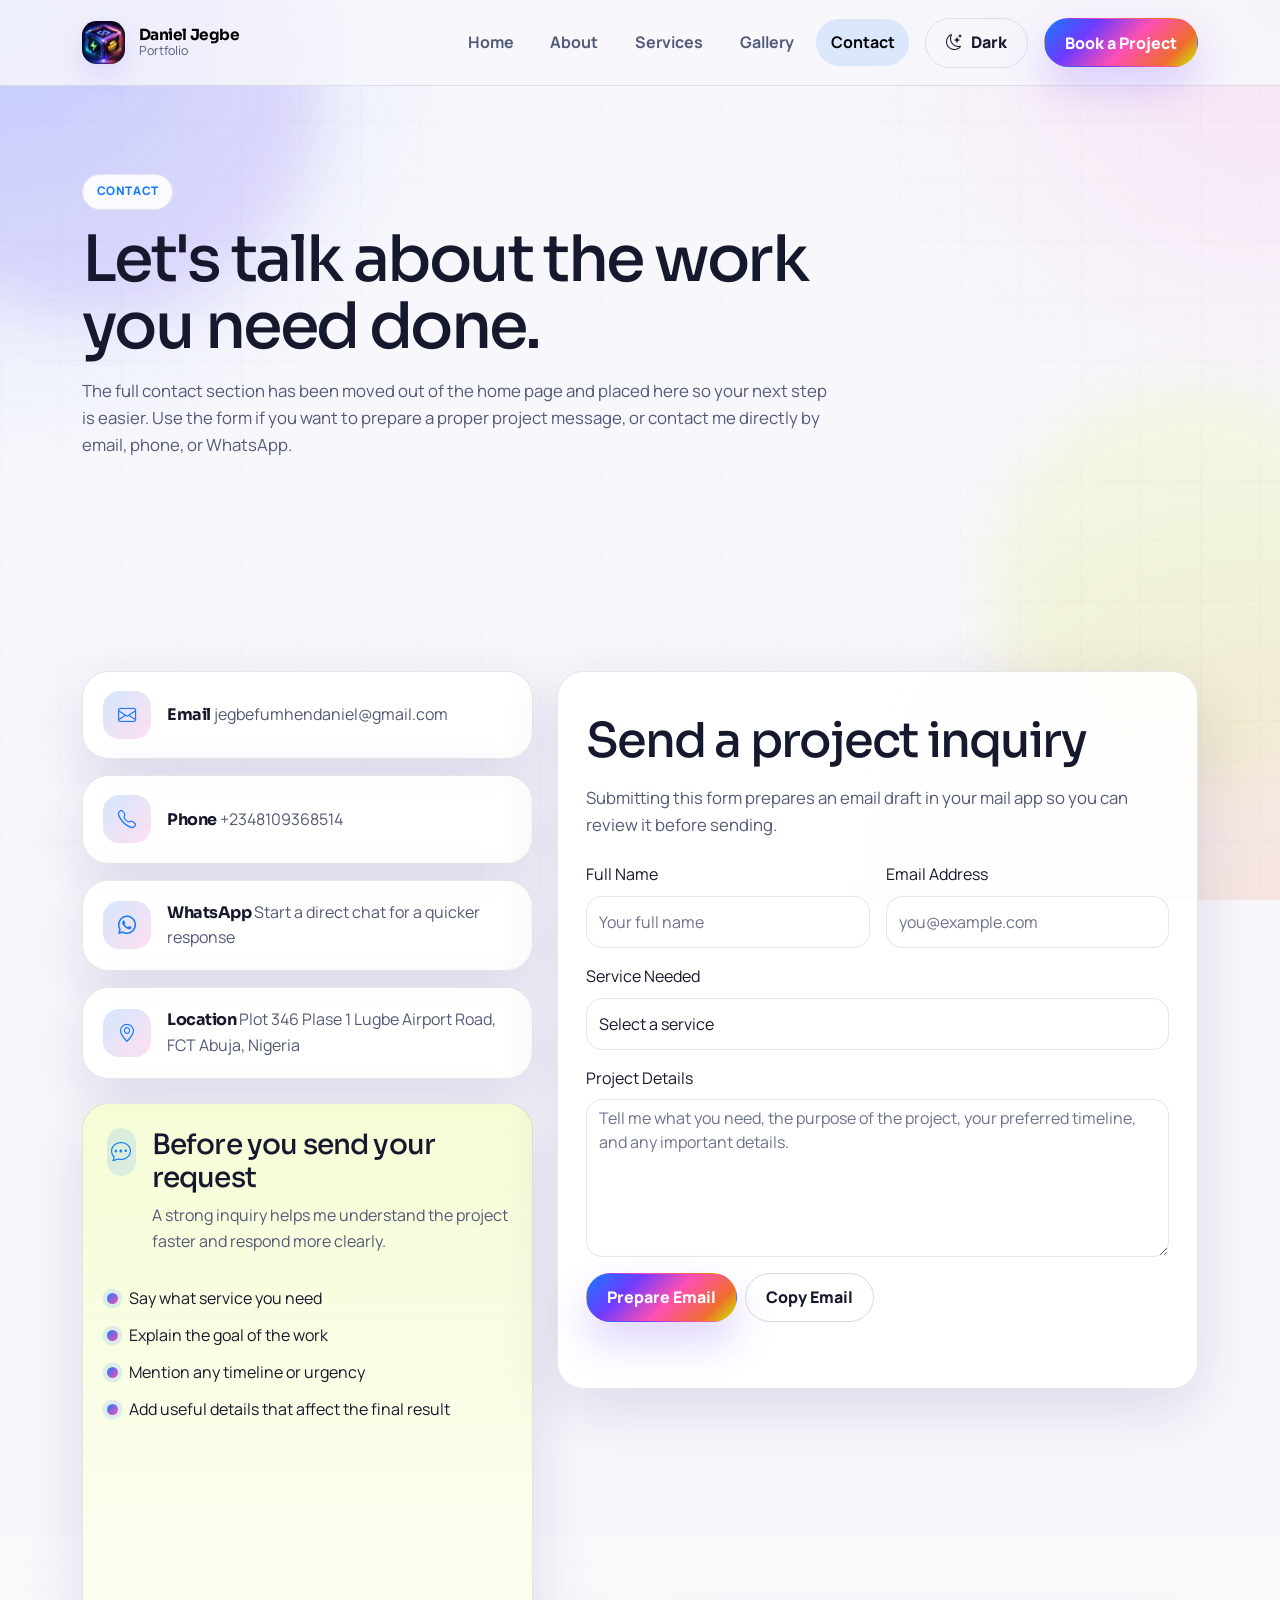
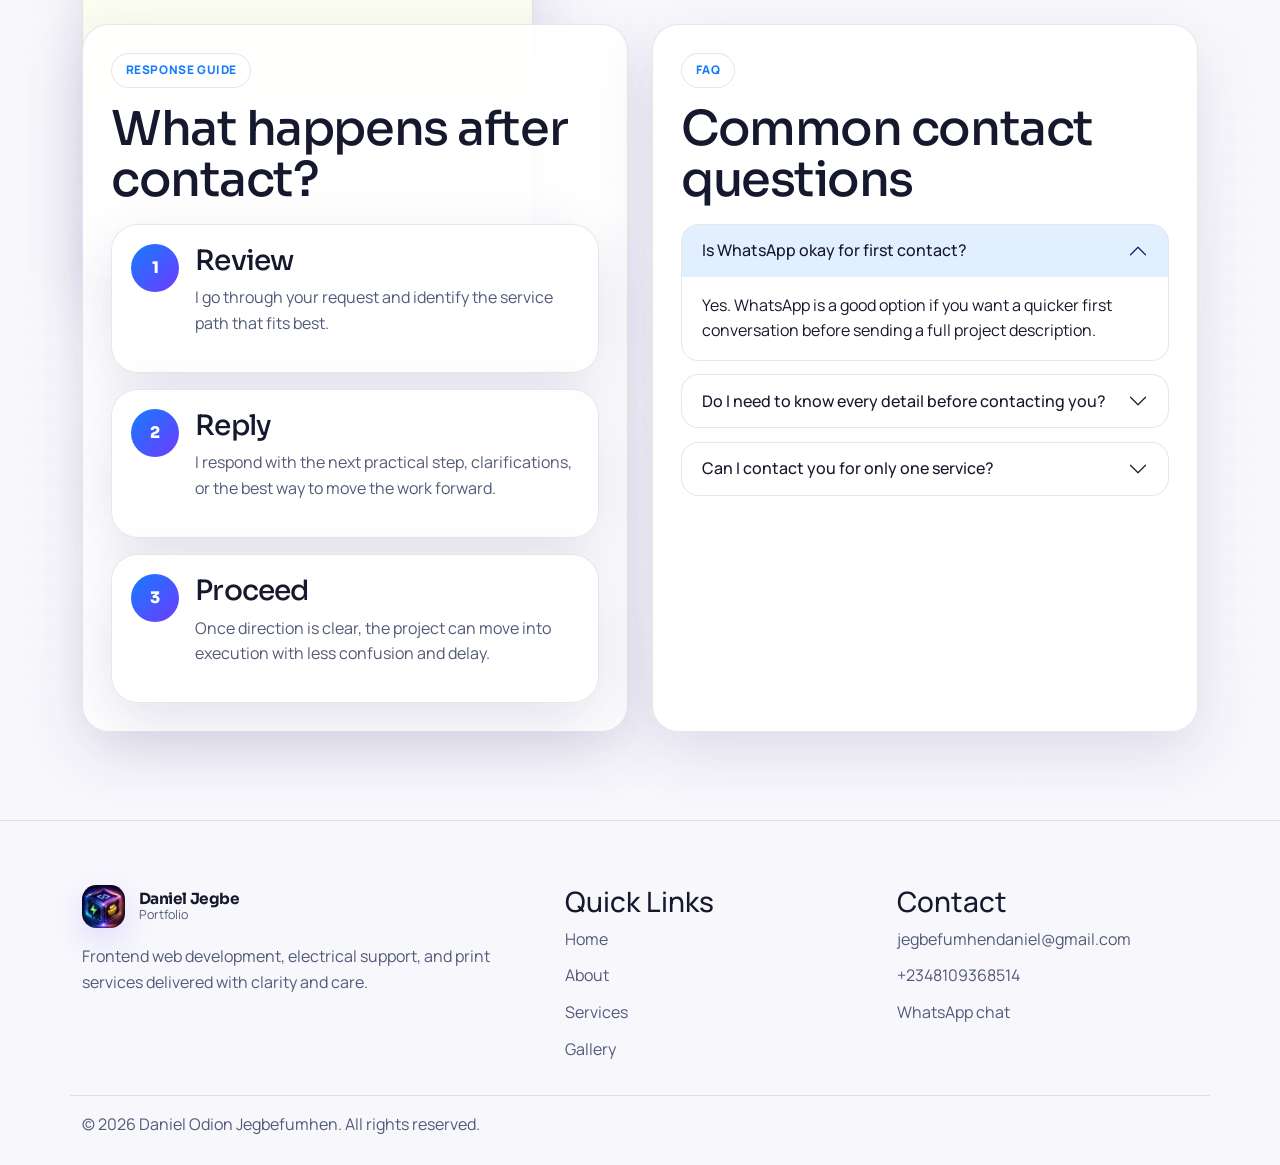
<file: contact.html>
<!doctype html>
<html lang="en">
<head>
  <meta charset="utf-8">
  <meta name="viewport" content="width=device-width, initial-scale=1">
  <title>Contact | Daniel Odion Jegbefumhen</title>
  <meta name="description" content="Contact Daniel Odion Jegbefumhen for web development, electrical services, and printing requests.">
  <link rel="icon" type="image/png" href="assets/img/Link Logo.png">
  <link rel="preconnect" href="https://fonts.googleapis.com">
  <link rel="preconnect" href="https://fonts.gstatic.com" crossorigin>
  <link href="https://fonts.googleapis.com/css2?family=Manrope:wght@400;500;600;700;800&family=Sora:wght@600;700;800&display=swap" rel="stylesheet">
  <link href="https://cdn.jsdelivr.net/npm/bootstrap@5.3.3/dist/css/bootstrap.min.css" rel="stylesheet">
  <link rel="stylesheet" href="https://cdn.jsdelivr.net/npm/bootstrap-icons@1.11.3/font/bootstrap-icons.min.css">
  <link rel="stylesheet" href="css/style.css">
</head>
<body>
  <div class="site-bg" aria-hidden="true">
    <span class="bg-blur blur-a"></span>
    <span class="bg-blur blur-b"></span>
    <span class="bg-grid"></span>
  </div>

  <nav class="navbar navbar-expand-lg site-nav sticky-top">
    <div class="container">
      <a class="navbar-brand brand-mark" href="index.html">
        <img src="assets/img/Link Logo.png" alt="Daniel Jegbe logo">
        <span>
          <strong>Daniel Jegbe</strong>
          <small>Portfolio</small>
        </span>
      </a>

      <button class="navbar-toggler nav-toggle" type="button" data-bs-toggle="collapse" data-bs-target="#siteNav" aria-controls="siteNav" aria-expanded="false" aria-label="Toggle navigation">
        <span class="navbar-toggler-icon"></span>
      </button>

      <div class="collapse navbar-collapse" id="siteNav">
        <ul class="navbar-nav ms-auto align-items-lg-center gap-lg-2">
          <li class="nav-item"><a class="nav-link" href="index.html">Home</a></li>
          <li class="nav-item"><a class="nav-link" href="about.html">About</a></li>
          <li class="nav-item"><a class="nav-link" href="services.html">Services</a></li>
          <li class="nav-item"><a class="nav-link" href="gallery.html">Gallery</a></li>
          <li class="nav-item"><a class="nav-link active" aria-current="page" href="contact.html">Contact</a></li>
          <li class="nav-item ms-lg-2">
            <button id="themeToggle" class="theme-toggle" type="button" aria-label="Toggle theme">
              <i class="bi bi-moon-stars"></i>
              <span>Theme</span>
            </button>
          </li>
          <li class="nav-item ms-lg-2">
            <a class="btn btn-brand" href="contact.html">Book a Project</a>
          </li>
        </ul>
      </div>
    </div>
  </nav>

  <main>
    <header class="inner-hero section-pad">
      <div class="container">
        <div class="section-heading narrow text-start" data-reveal>
          <span class="eyebrow">Contact</span>
          <h1 class="section-title large-title">Let&apos;s talk about the work you need done.</h1>
          <p class="section-copy">
            The full contact section has been moved out of the home page and placed here so your next step is easier.
            Use the form if you want to prepare a proper project message, or contact me directly by email, phone, or WhatsApp.
          </p>
        </div>
      </div>
    </header>

    <section class="section-pad">
      <div class="container">
        <div class="row g-4">
          <div class="col-lg-5">
            <div class="contact-stack">
              <a class="contact-card" href="mailto:jegbefumhendaniel@gmail.com" data-reveal>
                <i class="bi bi-envelope"></i>
                <div>
                  <strong>Email</strong>
                  <span>jegbefumhendaniel@gmail.com</span>
                </div>
              </a>

              <a class="contact-card" href="tel:+2348109368514" data-reveal>
                <i class="bi bi-telephone"></i>
                <div>
                  <strong>Phone</strong>
                  <span>+2348109368514</span>
                </div>
              </a>

              <a class="contact-card" href="#" data-whatsapp-link data-reveal>
                <i class="bi bi-whatsapp"></i>
                <div>
                  <strong>WhatsApp</strong>
                  <span>Start a direct chat for a quicker response</span>
                </div>
              </a>

              <a class="contact-card" href="https://www.google.com/maps/search/?api=1&query=Plot%20346%20Plase%201%20Lugbe%20Airport%20Road%20FCT%20Abuja%20Nigeria" target="_blank" rel="noreferrer" data-reveal>
                <i class="bi bi-geo-alt"></i>
                <div>
                  <strong>Location</strong>
                  <span>Plot 346 Plase 1 Lugbe Airport Road, FCT Abuja, Nigeria</span>
                </div>
              </a>
            </div>

            <div class="detail-card tone-electric mt-4" data-reveal>
              <div class="detail-header">
                <div class="service-icon"><i class="bi bi-chat-dots"></i></div>
                <div>
                  <h3>Before you send your request</h3>
                  <p>A strong inquiry helps me understand the project faster and respond more clearly.</p>
                </div>
              </div>
              <ul class="feature-list tight">
                <li>Say what service you need</li>
                <li>Explain the goal of the work</li>
                <li>Mention any timeline or urgency</li>
                <li>Add useful details that affect the final result</li>
              </ul>
            </div>
          </div>

          <div class="col-lg-7">
            <div class="form-panel" data-reveal>
              <h2 class="section-title form-title">Send a project inquiry</h2>
              <p class="section-copy mb-4">Submitting this form prepares an email draft in your mail app so you can review it before sending.</p>

              <form data-contact-form novalidate>
                <div class="row g-3">
                  <div class="col-md-6">
                    <label class="form-label" for="name">Full Name</label>
                    <input id="name" name="name" class="form-control field-control" type="text" placeholder="Your full name" required>
                  </div>
                  <div class="col-md-6">
                    <label class="form-label" for="email">Email Address</label>
                    <input id="email" name="email" class="form-control field-control" type="email" placeholder="you@example.com" required>
                  </div>
                  <div class="col-12">
                    <label class="form-label" for="service">Service Needed</label>
                    <select id="service" name="service" class="form-select field-control" required>
                      <option value="" selected disabled>Select a service</option>
                      <option value="Frontend Web Development">Frontend Web Development</option>
                      <option value="Electrical Services">Electrical Services</option>
                      <option value="General Printing">General Printing</option>
                    </select>
                  </div>
                  <div class="col-12">
                    <label class="form-label" for="message">Project Details</label>
                    <textarea id="message" name="message" class="form-control field-control" rows="6" placeholder="Tell me what you need, the purpose of the project, your preferred timeline, and any important details." required></textarea>
                  </div>
                  <div class="col-12 d-flex flex-wrap gap-2">
                    <button class="btn btn-brand" type="submit">Prepare Email</button>
                    <button class="btn btn-outline-brand" type="button" data-copy-email>Copy Email</button>
                  </div>
                  <div class="col-12">
                    <p class="form-note" data-form-note aria-live="polite"></p>
                  </div>
                </div>
              </form>
            </div>
          </div>
        </div>
      </div>
    </section>

    <section class="section-pad section-shell">
      <div class="container">
        <div class="row g-4">
          <div class="col-lg-6">
            <div class="faq-panel h-100" data-reveal>
              <span class="eyebrow">Response Guide</span>
              <h2 class="section-title">What happens after contact?</h2>
              <div class="timeline-steps compact">
                <article class="timeline-item">
                  <span>1</span>
                  <div>
                    <h3>Review</h3>
                    <p>I go through your request and identify the service path that fits best.</p>
                  </div>
                </article>
                <article class="timeline-item">
                  <span>2</span>
                  <div>
                    <h3>Reply</h3>
                    <p>I respond with the next practical step, clarifications, or the best way to move the work forward.</p>
                  </div>
                </article>
                <article class="timeline-item">
                  <span>3</span>
                  <div>
                    <h3>Proceed</h3>
                    <p>Once direction is clear, the project can move into execution with less confusion and delay.</p>
                  </div>
                </article>
              </div>
            </div>
          </div>

          <div class="col-lg-6">
            <div class="faq-panel h-100" data-reveal>
              <span class="eyebrow">FAQ</span>
              <h2 class="section-title">Common contact questions</h2>

              <div class="accordion standard-accordion" id="contactFaq">
                <div class="accordion-item">
                  <h3 class="accordion-header">
                    <button class="accordion-button" type="button" data-bs-toggle="collapse" data-bs-target="#contactFaqOne" aria-expanded="true" aria-controls="contactFaqOne">
                      Is WhatsApp okay for first contact?
                    </button>
                  </h3>
                  <div id="contactFaqOne" class="accordion-collapse collapse show" data-bs-parent="#contactFaq">
                    <div class="accordion-body">
                      Yes. WhatsApp is a good option if you want a quicker first conversation before sending a full project description.
                    </div>
                  </div>
                </div>

                <div class="accordion-item">
                  <h3 class="accordion-header">
                    <button class="accordion-button collapsed" type="button" data-bs-toggle="collapse" data-bs-target="#contactFaqTwo" aria-expanded="false" aria-controls="contactFaqTwo">
                      Do I need to know every detail before contacting you?
                    </button>
                  </h3>
                  <div id="contactFaqTwo" class="accordion-collapse collapse" data-bs-parent="#contactFaq">
                    <div class="accordion-body">
                      No. A clear idea of what you need is enough to start. The remaining details can be shaped during the conversation.
                    </div>
                  </div>
                </div>

                <div class="accordion-item">
                  <h3 class="accordion-header">
                    <button class="accordion-button collapsed" type="button" data-bs-toggle="collapse" data-bs-target="#contactFaqThree" aria-expanded="false" aria-controls="contactFaqThree">
                      Can I contact you for only one service?
                    </button>
                  </h3>
                  <div id="contactFaqThree" class="accordion-collapse collapse" data-bs-parent="#contactFaq">
                    <div class="accordion-body">
                      Yes. You can contact me for any one of the listed services without needing the others.
                    </div>
                  </div>
                </div>
              </div>
            </div>
          </div>
        </div>
      </div>
    </section>
  </main>

  <footer class="site-footer">
    <div class="container footer-grid">
      <div>
        <a class="brand-mark footer-brand" href="index.html">
          <img src="assets/img/Link Logo.png" alt="Daniel Jegbe logo">
          <span>
            <strong>Daniel Jegbe</strong>
            <small>Portfolio</small>
          </span>
        </a>
        <p class="footer-copy">Frontend web development, electrical support, and print services delivered with clarity and care.</p>
      </div>

      <div>
        <h3>Quick Links</h3>
        <ul class="footer-links">
          <li><a href="index.html">Home</a></li>
          <li><a href="about.html">About</a></li>
          <li><a href="services.html">Services</a></li>
          <li><a href="gallery.html">Gallery</a></li>
        </ul>
      </div>

      <div>
        <h3>Contact</h3>
        <ul class="footer-links">
          <li><a href="mailto:jegbefumhendaniel@gmail.com">jegbefumhendaniel@gmail.com</a></li>
          <li><a href="tel:+2348109368514">+2348109368514</a></li>
          <li><a href="#" data-whatsapp-link>WhatsApp chat</a></li>
        </ul>
      </div>
    </div>

    <div class="container footer-bottom">
      <p>&copy; <span data-year></span> Daniel Odion Jegbefumhen. All rights reserved.</p>
    </div>
  </footer>

  <script src="https://cdn.jsdelivr.net/npm/bootstrap@5.3.3/dist/js/bootstrap.bundle.min.js"></script>
  <script src="js/script.js"></script>
</body>
</html>
</file>
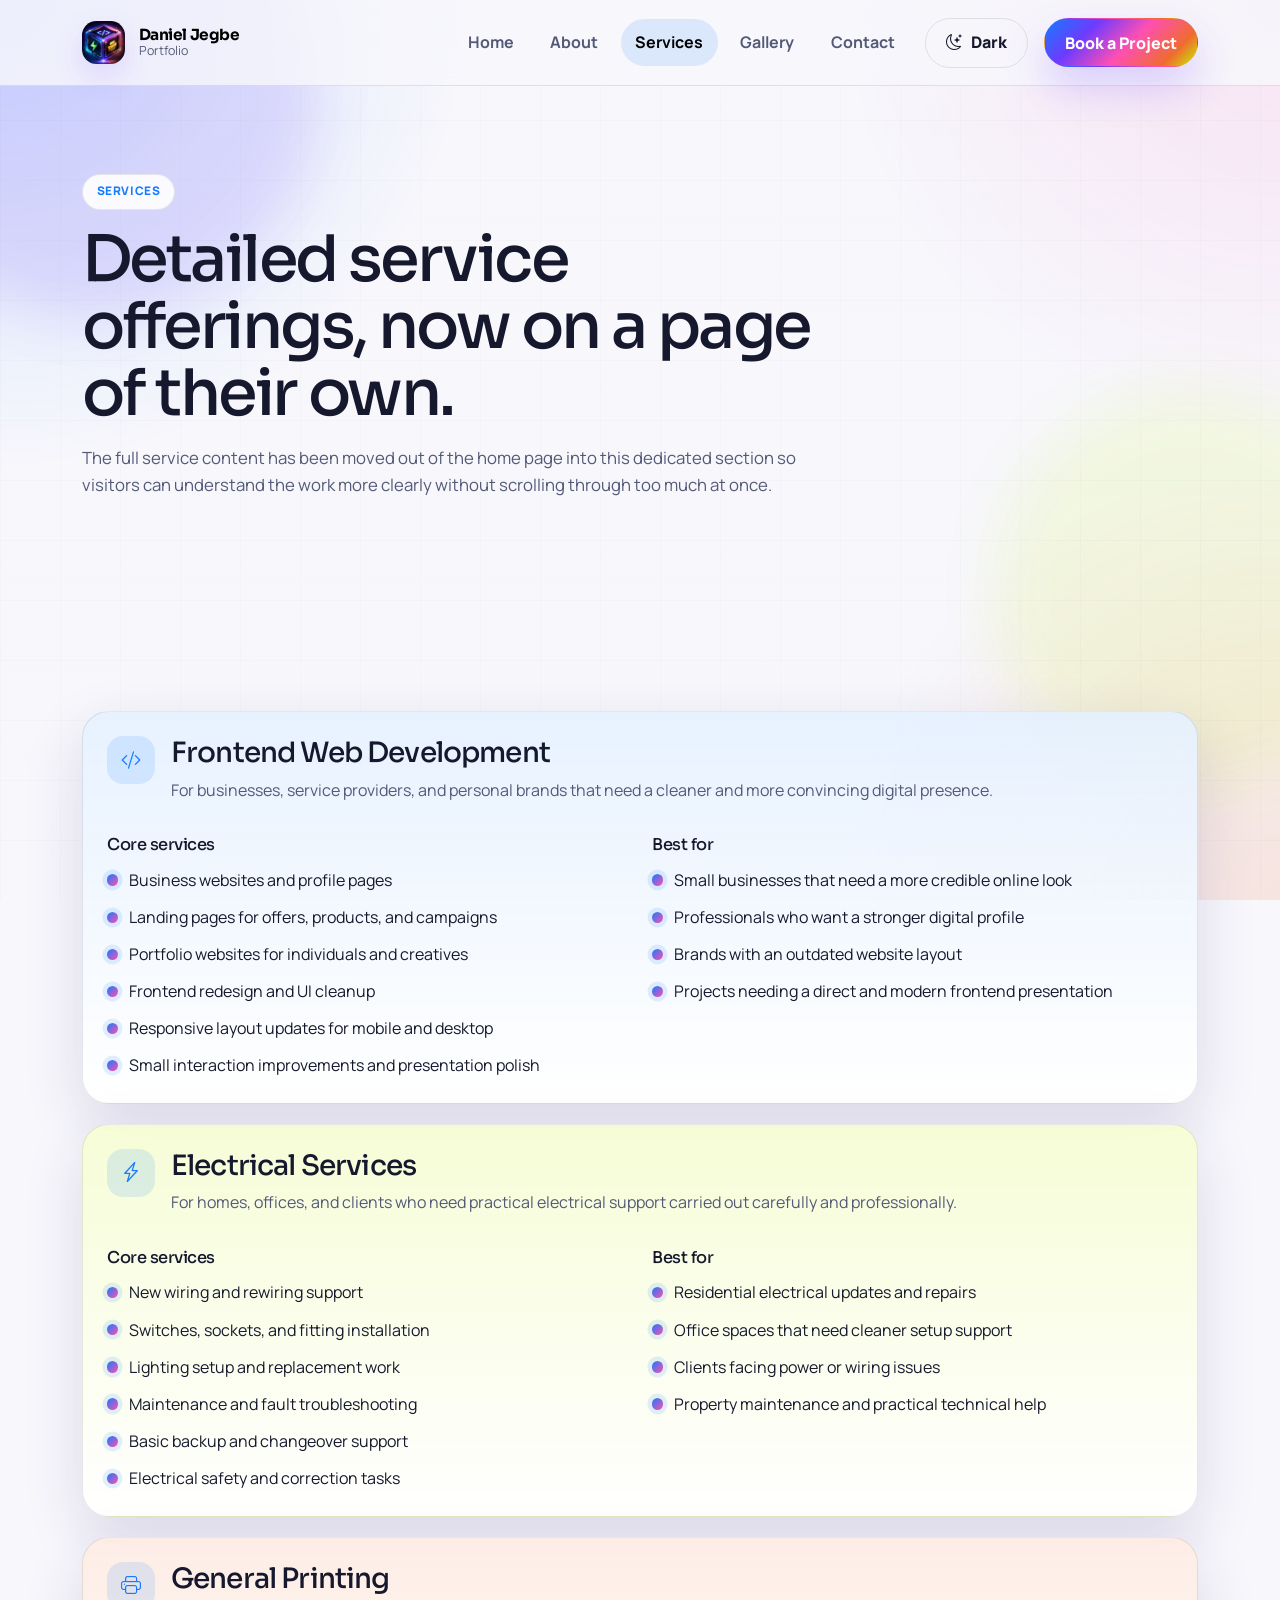
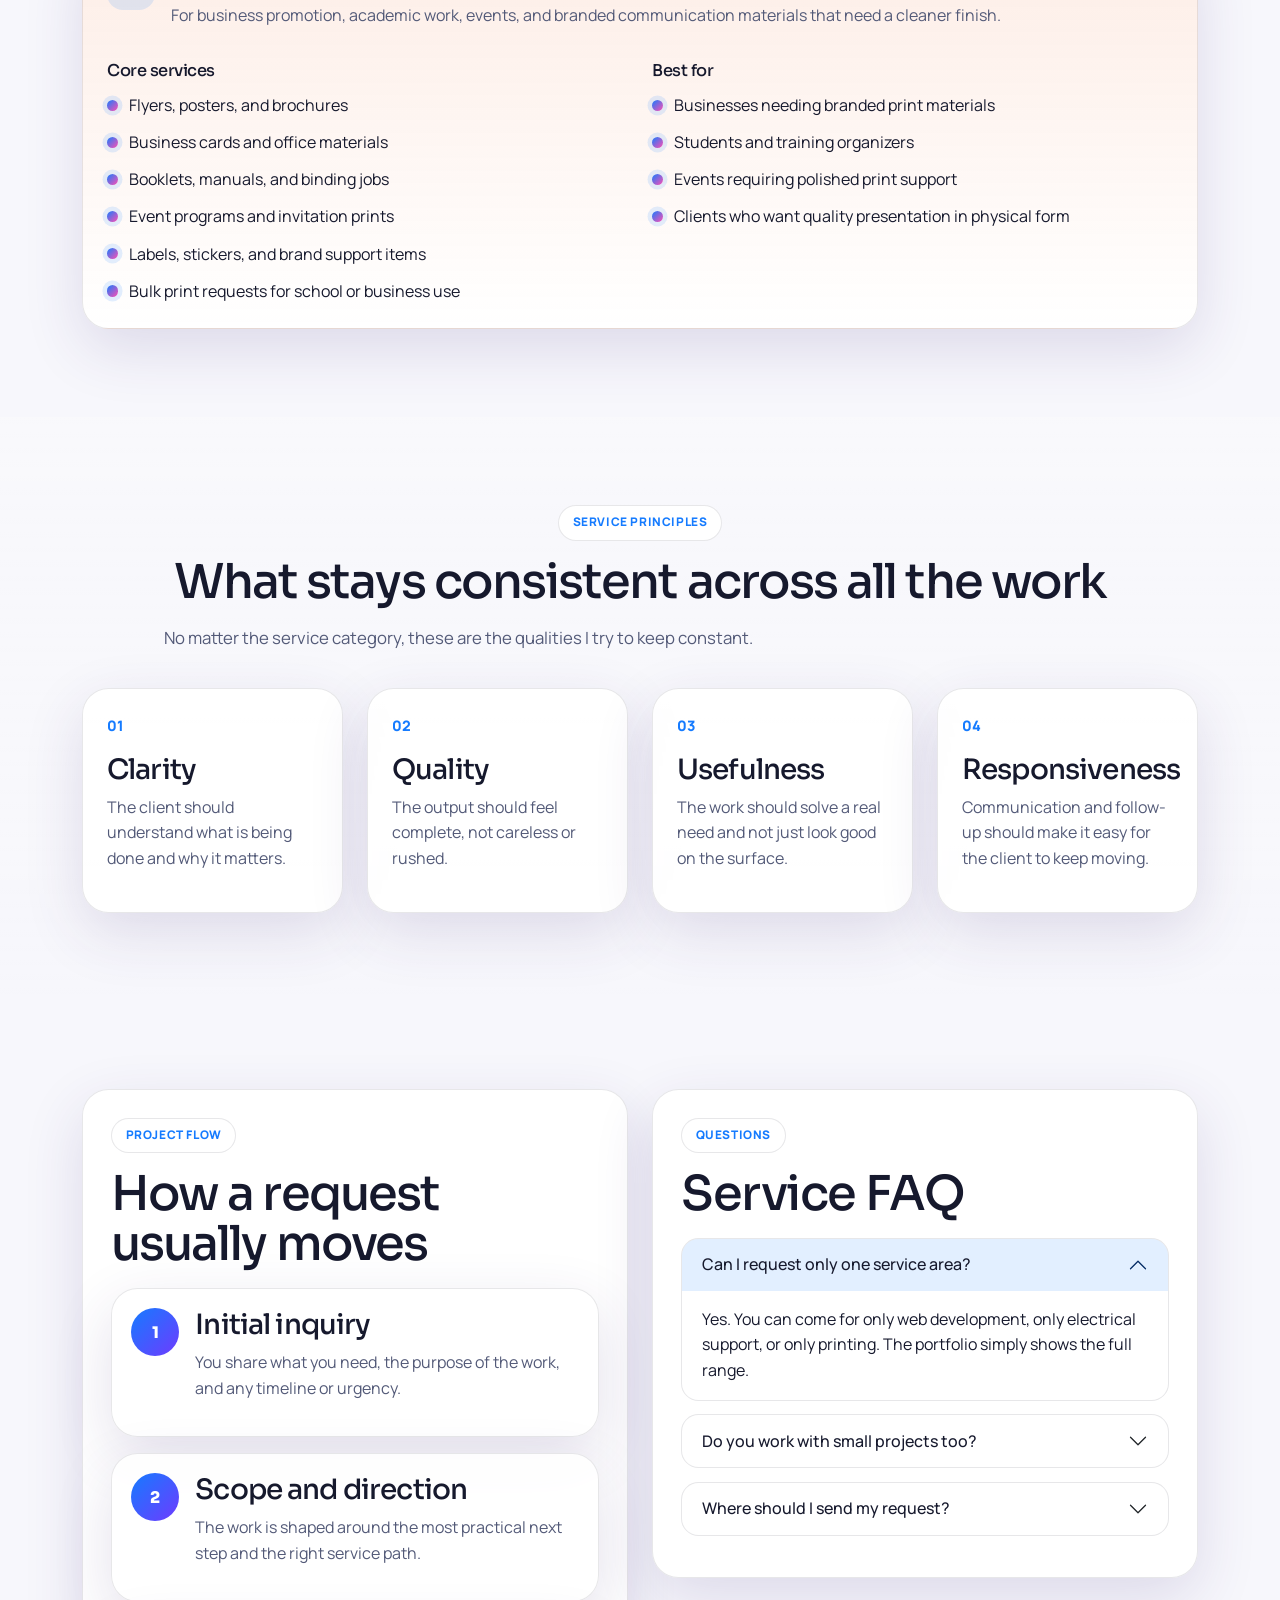
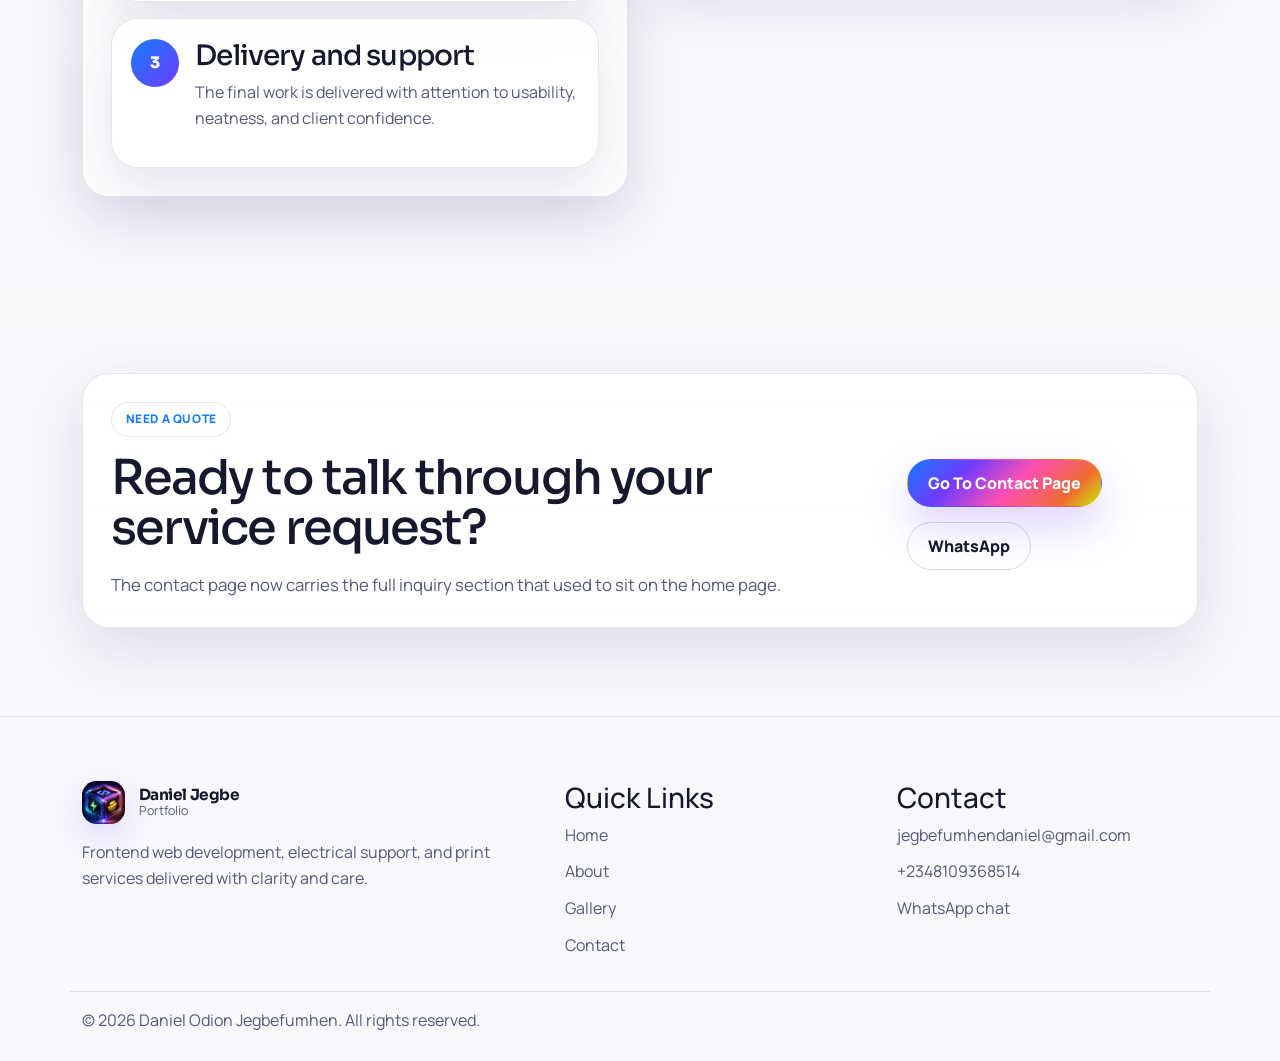
<file: services.html>
<!doctype html>
<html lang="en">
<head>
  <meta charset="utf-8">
  <meta name="viewport" content="width=device-width, initial-scale=1">
  <title>Services | Daniel Odion Jegbefumhen</title>
  <meta name="description" content="Full service breakdown for Daniel Odion Jegbefumhen across frontend web development, electrical services, and printing.">
  <link rel="icon" type="image/png" href="assets/img/Link Logo.png">
  <link rel="preconnect" href="https://fonts.googleapis.com">
  <link rel="preconnect" href="https://fonts.gstatic.com" crossorigin>
  <link href="https://fonts.googleapis.com/css2?family=Manrope:wght@400;500;600;700;800&family=Sora:wght@600;700;800&display=swap" rel="stylesheet">
  <link href="https://cdn.jsdelivr.net/npm/bootstrap@5.3.3/dist/css/bootstrap.min.css" rel="stylesheet">
  <link rel="stylesheet" href="https://cdn.jsdelivr.net/npm/bootstrap-icons@1.11.3/font/bootstrap-icons.min.css">
  <link rel="stylesheet" href="css/style.css">
</head>
<body>
  <div class="site-bg" aria-hidden="true">
    <span class="bg-blur blur-a"></span>
    <span class="bg-blur blur-b"></span>
    <span class="bg-grid"></span>
  </div>

  <nav class="navbar navbar-expand-lg site-nav sticky-top">
    <div class="container">
      <a class="navbar-brand brand-mark" href="index.html">
        <img src="assets/img/Link Logo.png" alt="Daniel Jegbe logo">
        <span>
          <strong>Daniel Jegbe</strong>
          <small>Portfolio</small>
        </span>
      </a>

      <button class="navbar-toggler nav-toggle" type="button" data-bs-toggle="collapse" data-bs-target="#siteNav" aria-controls="siteNav" aria-expanded="false" aria-label="Toggle navigation">
        <span class="navbar-toggler-icon"></span>
      </button>

      <div class="collapse navbar-collapse" id="siteNav">
        <ul class="navbar-nav ms-auto align-items-lg-center gap-lg-2">
          <li class="nav-item"><a class="nav-link" href="index.html">Home</a></li>
          <li class="nav-item"><a class="nav-link" href="about.html">About</a></li>
          <li class="nav-item"><a class="nav-link active" aria-current="page" href="services.html">Services</a></li>
          <li class="nav-item"><a class="nav-link" href="gallery.html">Gallery</a></li>
          <li class="nav-item"><a class="nav-link" href="contact.html">Contact</a></li>
          <li class="nav-item ms-lg-2">
            <button id="themeToggle" class="theme-toggle" type="button" aria-label="Toggle theme">
              <i class="bi bi-moon-stars"></i>
              <span>Theme</span>
            </button>
          </li>
          <li class="nav-item ms-lg-2">
            <a class="btn btn-brand" href="contact.html">Book a Project</a>
          </li>
        </ul>
      </div>
    </div>
  </nav>

  <main>
    <header class="inner-hero section-pad">
      <div class="container">
        <div class="section-heading narrow text-start" data-reveal>
          <span class="eyebrow">Services</span>
          <h1 class="section-title large-title">Detailed service offerings, now on a page of their own.</h1>
          <p class="section-copy">
            The full service content has been moved out of the home page into this dedicated section so visitors can understand the work more clearly
            without scrolling through too much at once.
          </p>
        </div>
      </div>
    </header>

    <section class="section-pad">
      <div class="container">
        <div class="service-detail-grid">
          <article class="detail-card tone-web" data-reveal>
            <div class="detail-header">
              <div class="service-icon"><i class="bi bi-code-slash"></i></div>
              <div>
                <h3>Frontend Web Development</h3>
                <p>For businesses, service providers, and personal brands that need a cleaner and more convincing digital presence.</p>
              </div>
            </div>
            <div class="row g-4">
              <div class="col-lg-6">
                <h4 class="subheading">Core services</h4>
                <ul class="feature-list tight">
                  <li>Business websites and profile pages</li>
                  <li>Landing pages for offers, products, and campaigns</li>
                  <li>Portfolio websites for individuals and creatives</li>
                  <li>Frontend redesign and UI cleanup</li>
                  <li>Responsive layout updates for mobile and desktop</li>
                  <li>Small interaction improvements and presentation polish</li>
                </ul>
              </div>
              <div class="col-lg-6">
                <h4 class="subheading">Best for</h4>
                <ul class="feature-list tight">
                  <li>Small businesses that need a more credible online look</li>
                  <li>Professionals who want a stronger digital profile</li>
                  <li>Brands with an outdated website layout</li>
                  <li>Projects needing a direct and modern frontend presentation</li>
                </ul>
              </div>
            </div>
          </article>

          <article class="detail-card tone-electric" data-reveal>
            <div class="detail-header">
              <div class="service-icon"><i class="bi bi-lightning-charge"></i></div>
              <div>
                <h3>Electrical Services</h3>
                <p>For homes, offices, and clients who need practical electrical support carried out carefully and professionally.</p>
              </div>
            </div>
            <div class="row g-4">
              <div class="col-lg-6">
                <h4 class="subheading">Core services</h4>
                <ul class="feature-list tight">
                  <li>New wiring and rewiring support</li>
                  <li>Switches, sockets, and fitting installation</li>
                  <li>Lighting setup and replacement work</li>
                  <li>Maintenance and fault troubleshooting</li>
                  <li>Basic backup and changeover support</li>
                  <li>Electrical safety and correction tasks</li>
                </ul>
              </div>
              <div class="col-lg-6">
                <h4 class="subheading">Best for</h4>
                <ul class="feature-list tight">
                  <li>Residential electrical updates and repairs</li>
                  <li>Office spaces that need cleaner setup support</li>
                  <li>Clients facing power or wiring issues</li>
                  <li>Property maintenance and practical technical help</li>
                </ul>
              </div>
            </div>
          </article>

          <article class="detail-card tone-print" data-reveal>
            <div class="detail-header">
              <div class="service-icon"><i class="bi bi-printer"></i></div>
              <div>
                <h3>General Printing</h3>
                <p>For business promotion, academic work, events, and branded communication materials that need a cleaner finish.</p>
              </div>
            </div>
            <div class="row g-4">
              <div class="col-lg-6">
                <h4 class="subheading">Core services</h4>
                <ul class="feature-list tight">
                  <li>Flyers, posters, and brochures</li>
                  <li>Business cards and office materials</li>
                  <li>Booklets, manuals, and binding jobs</li>
                  <li>Event programs and invitation prints</li>
                  <li>Labels, stickers, and brand support items</li>
                  <li>Bulk print requests for school or business use</li>
                </ul>
              </div>
              <div class="col-lg-6">
                <h4 class="subheading">Best for</h4>
                <ul class="feature-list tight">
                  <li>Businesses needing branded print materials</li>
                  <li>Students and training organizers</li>
                  <li>Events requiring polished print support</li>
                  <li>Clients who want quality presentation in physical form</li>
                </ul>
              </div>
            </div>
          </article>
        </div>
      </div>
    </section>

    <section class="section-pad section-shell">
      <div class="container">
        <div class="section-heading" data-reveal>
          <span class="eyebrow">Service Principles</span>
          <h2 class="section-title">What stays consistent across all the work</h2>
          <p class="section-copy">No matter the service category, these are the qualities I try to keep constant.</p>
        </div>

        <div class="row g-4">
          <div class="col-md-6 col-xl-3">
            <article class="value-card" data-reveal>
              <span class="value-number">01</span>
              <h3>Clarity</h3>
              <p>The client should understand what is being done and why it matters.</p>
            </article>
          </div>
          <div class="col-md-6 col-xl-3">
            <article class="value-card" data-reveal>
              <span class="value-number">02</span>
              <h3>Quality</h3>
              <p>The output should feel complete, not careless or rushed.</p>
            </article>
          </div>
          <div class="col-md-6 col-xl-3">
            <article class="value-card" data-reveal>
              <span class="value-number">03</span>
              <h3>Usefulness</h3>
              <p>The work should solve a real need and not just look good on the surface.</p>
            </article>
          </div>
          <div class="col-md-6 col-xl-3">
            <article class="value-card" data-reveal>
              <span class="value-number">04</span>
              <h3>Responsiveness</h3>
              <p>Communication and follow-up should make it easy for the client to keep moving.</p>
            </article>
          </div>
        </div>
      </div>
    </section>

    <section class="section-pad">
      <div class="container">
        <div class="row g-4">
          <div class="col-lg-6">
            <div class="about-panel" data-reveal>
              <span class="eyebrow">Project Flow</span>
              <h2 class="section-title">How a request usually moves</h2>
              <div class="timeline-steps compact">
                <article class="timeline-item">
                  <span>1</span>
                  <div>
                    <h3>Initial inquiry</h3>
                    <p>You share what you need, the purpose of the work, and any timeline or urgency.</p>
                  </div>
                </article>
                <article class="timeline-item">
                  <span>2</span>
                  <div>
                    <h3>Scope and direction</h3>
                    <p>The work is shaped around the most practical next step and the right service path.</p>
                  </div>
                </article>
                <article class="timeline-item">
                  <span>3</span>
                  <div>
                    <h3>Delivery and support</h3>
                    <p>The final work is delivered with attention to usability, neatness, and client confidence.</p>
                  </div>
                </article>
              </div>
            </div>
          </div>

          <div class="col-lg-6">
            <div class="faq-panel" data-reveal>
              <span class="eyebrow">Questions</span>
              <h2 class="section-title">Service FAQ</h2>

              <div class="accordion standard-accordion" id="serviceFaq">
                <div class="accordion-item">
                  <h3 class="accordion-header">
                    <button class="accordion-button" type="button" data-bs-toggle="collapse" data-bs-target="#serviceFaqOne" aria-expanded="true" aria-controls="serviceFaqOne">
                      Can I request only one service area?
                    </button>
                  </h3>
                  <div id="serviceFaqOne" class="accordion-collapse collapse show" data-bs-parent="#serviceFaq">
                    <div class="accordion-body">
                      Yes. You can come for only web development, only electrical support, or only printing. The portfolio simply shows the full range.
                    </div>
                  </div>
                </div>

                <div class="accordion-item">
                  <h3 class="accordion-header">
                    <button class="accordion-button collapsed" type="button" data-bs-toggle="collapse" data-bs-target="#serviceFaqTwo" aria-expanded="false" aria-controls="serviceFaqTwo">
                      Do you work with small projects too?
                    </button>
                  </h3>
                  <div id="serviceFaqTwo" class="accordion-collapse collapse" data-bs-parent="#serviceFaq">
                    <div class="accordion-body">
                      Yes. Small projects are welcome, especially when the need is clear and practical.
                    </div>
                  </div>
                </div>

                <div class="accordion-item">
                  <h3 class="accordion-header">
                    <button class="accordion-button collapsed" type="button" data-bs-toggle="collapse" data-bs-target="#serviceFaqThree" aria-expanded="false" aria-controls="serviceFaqThree">
                      Where should I send my request?
                    </button>
                  </h3>
                  <div id="serviceFaqThree" class="accordion-collapse collapse" data-bs-parent="#serviceFaq">
                    <div class="accordion-body">
                      The contact page is the best place to start because it has the direct inquiry form, email, phone, and WhatsApp options in one place.
                    </div>
                  </div>
                </div>
              </div>
            </div>
          </div>
        </div>
      </div>
    </section>

    <section class="section-pad section-shell">
      <div class="container">
        <div class="cta-panel" data-reveal>
          <div>
            <span class="eyebrow">Need A Quote</span>
            <h2 class="section-title">Ready to talk through your service request?</h2>
            <p class="section-copy mb-0">The contact page now carries the full inquiry section that used to sit on the home page.</p>
          </div>
          <div class="cta-actions">
            <a class="btn btn-brand" href="contact.html">Go To Contact Page</a>
            <a class="btn btn-outline-brand" href="#" data-whatsapp-link>WhatsApp</a>
          </div>
        </div>
      </div>
    </section>
  </main>

  <footer class="site-footer">
    <div class="container footer-grid">
      <div>
        <a class="brand-mark footer-brand" href="index.html">
          <img src="assets/img/Link Logo.png" alt="Daniel Jegbe logo">
          <span>
            <strong>Daniel Jegbe</strong>
            <small>Portfolio</small>
          </span>
        </a>
        <p class="footer-copy">Frontend web development, electrical support, and print services delivered with clarity and care.</p>
      </div>

      <div>
        <h3>Quick Links</h3>
        <ul class="footer-links">
          <li><a href="index.html">Home</a></li>
          <li><a href="about.html">About</a></li>
          <li><a href="gallery.html">Gallery</a></li>
          <li><a href="contact.html">Contact</a></li>
        </ul>
      </div>

      <div>
        <h3>Contact</h3>
        <ul class="footer-links">
          <li><a href="mailto:jegbefumhendaniel@gmail.com">jegbefumhendaniel@gmail.com</a></li>
          <li><a href="tel:+2348109368514">+2348109368514</a></li>
          <li><a href="#" data-whatsapp-link>WhatsApp chat</a></li>
        </ul>
      </div>
    </div>

    <div class="container footer-bottom">
      <p>&copy; <span data-year></span> Daniel Odion Jegbefumhen. All rights reserved.</p>
    </div>
  </footer>

  <script src="https://cdn.jsdelivr.net/npm/bootstrap@5.3.3/dist/js/bootstrap.bundle.min.js"></script>
  <script src="js/script.js"></script>
</body>
</html>
</file>
<file: css/style.css>
:root {
  --bg: #f7f7fc;
  --surface: rgba(255, 255, 255, 0.9);
  --surface-strong: #ffffff;
  --surface-muted: #edf0ff;
  --text: #16192d;
  --muted: #535a78;
  --line: rgba(22, 25, 45, 0.1);
  --line-strong: rgba(22, 25, 45, 0.16);
  --shadow: 0 20px 60px rgba(61, 40, 122, 0.14);

  --electric-blue: #157bff;
  --lemon-green: #c7f000;
  --purple: #6e3bff;
  --pink: #ff4fb3;
  --burnt-orange: #ef6c2f;

  --accent: var(--electric-blue);
  --accent-strong: #0c5ad8;
  --accent-soft: rgba(21, 123, 255, 0.12);
  --accent-warm-soft: rgba(239, 108, 47, 0.14);
  --hero-grad: linear-gradient(135deg, var(--electric-blue) 0%, var(--purple) 28%, var(--pink) 55%, var(--burnt-orange) 82%, var(--lemon-green) 100%);
}

body[data-theme="dark"] {
  --bg: #0c1020;
  --surface: rgba(21, 28, 56, 0.92);
  --surface-strong: #141b37;
  --surface-muted: #1c2344;
  --text: #f5f7ff;
  --muted: #d7defa;
  --line: rgba(215, 222, 250, 0.12);
  --line-strong: rgba(215, 222, 250, 0.2);
  --shadow: 0 24px 80px rgba(0, 0, 0, 0.4);
  --accent: #67a4ff;
  --accent-strong: #a4c6ff;
  --accent-soft: rgba(103, 164, 255, 0.18);
  --accent-warm-soft: rgba(255, 79, 179, 0.16);
  --hero-grad: linear-gradient(135deg, #3e8fff 0%, #7d55ff 32%, #ff68bf 58%, #ff8a45 84%, #d6ff57 100%);
}

*,
*::before,
*::after {
  box-sizing: border-box;
}

html {
  scroll-behavior: smooth;
}

body {
  margin: 0;
  font-family: "Manrope", sans-serif;
  color: var(--text);
  background: var(--bg);
  line-height: 1.6;
  overflow-x: hidden;
}

img {
  max-width: 100%;
  display: block;
}

a {
  color: inherit;
  text-decoration: none;
}

button,
input,
select,
textarea {
  font: inherit;
}

.site-bg {
  position: fixed;
  inset: 0;
  z-index: -1;
  overflow: hidden;
  pointer-events: none;
  background:
    radial-gradient(circle at top left, rgba(21, 123, 255, 0.16), transparent 30%),
    radial-gradient(circle at top right, rgba(255, 79, 179, 0.12), transparent 28%),
    radial-gradient(circle at bottom right, rgba(239, 108, 47, 0.14), transparent 28%),
    linear-gradient(180deg, rgba(255, 255, 255, 0.04), rgba(255, 255, 255, 0));
}

body[data-theme="dark"] .site-bg {
  background:
    radial-gradient(circle at top left, rgba(62, 143, 255, 0.22), transparent 30%),
    radial-gradient(circle at top right, rgba(255, 104, 191, 0.18), transparent 26%),
    radial-gradient(circle at bottom right, rgba(255, 138, 69, 0.18), transparent 26%),
    linear-gradient(180deg, rgba(255, 255, 255, 0.02), rgba(255, 255, 255, 0));
}

.bg-blur {
  position: absolute;
  border-radius: 999px;
  filter: blur(28px);
  opacity: 0.75;
}

.blur-a {
  width: 28rem;
  height: 28rem;
  top: -8rem;
  left: -8rem;
  background: rgba(110, 59, 255, 0.18);
}

.blur-b {
  width: 25rem;
  height: 25rem;
  right: -7rem;
  bottom: 7rem;
  background: rgba(199, 240, 0, 0.14);
}

.bg-grid {
  position: absolute;
  inset: 0;
  background-image:
    linear-gradient(var(--line) 1px, transparent 1px),
    linear-gradient(90deg, var(--line) 1px, transparent 1px);
  background-size: 3.75rem 3.75rem;
  opacity: 0.18;
}

.section-pad {
  padding: 5.5rem 0;
}

.section-shell {
  background: linear-gradient(180deg, rgba(255, 255, 255, 0.24), rgba(255, 255, 255, 0.08));
}

body[data-theme="dark"] .section-shell {
  background: linear-gradient(180deg, rgba(255, 255, 255, 0.03), rgba(255, 255, 255, 0.01));
}

.site-nav {
  padding: 1rem 0;
  background: rgba(247, 247, 252, 0.82);
  backdrop-filter: blur(18px);
  border-bottom: 1px solid var(--line);
}

body[data-theme="dark"] .site-nav {
  background: rgba(12, 16, 32, 0.86);
}

.brand-mark {
  display: inline-flex;
  align-items: center;
  gap: 0.85rem;
}

.brand-mark img {
  width: 2.7rem;
  height: 2.7rem;
  object-fit: contain;
  border-radius: 0.9rem;
  box-shadow: 0 12px 30px rgba(110, 59, 255, 0.15);
}

.brand-mark span {
  display: flex;
  flex-direction: column;
  line-height: 1.1;
}

.brand-mark strong {
  font-family: "Sora", sans-serif;
  font-size: 0.96rem;
  letter-spacing: -0.03em;
}

.brand-mark small {
  color: var(--muted);
  font-size: 0.78rem;
}

.nav-link {
  color: var(--muted);
  font-weight: 700;
  padding: 0.65rem 0.9rem !important;
  border-radius: 999px;
}

.nav-link:hover,
.nav-link:focus,
.nav-link.active {
  color: var(--text);
  background: var(--accent-soft);
}

.nav-toggle {
  border: 1px solid var(--line);
  border-radius: 0.9rem;
}

.theme-toggle,
.btn-brand,
.btn-outline-brand {
  display: inline-flex;
  align-items: center;
  justify-content: center;
  gap: 0.55rem;
  min-height: 3rem;
  padding: 0.7rem 1.25rem;
  border-radius: 999px;
  font-weight: 800;
  transition: transform 0.2s ease, border-color 0.2s ease, background 0.2s ease, color 0.2s ease, box-shadow 0.2s ease;
}

.theme-toggle {
  border: 1px solid var(--line);
  background: transparent;
  color: var(--text);
}

.theme-toggle:hover,
.btn-brand:hover,
.btn-outline-brand:hover,
.filter-chip:hover {
  transform: translateY(-1px);
}

.btn-brand {
  border: 1px solid transparent;
  background: var(--hero-grad);
  color: #ffffff;
  box-shadow: 0 20px 40px rgba(110, 59, 255, 0.22);
}

.btn-outline-brand {
  border: 1px solid var(--line-strong);
  background: transparent;
  color: var(--text);
}

.eyebrow {
  display: inline-flex;
  align-items: center;
  gap: 0.5rem;
  padding: 0.45rem 0.85rem;
  border-radius: 999px;
  border: 1px solid var(--line);
  background: var(--surface);
  color: var(--accent);
  font-weight: 800;
  letter-spacing: 0.05em;
  text-transform: uppercase;
  font-size: 0.74rem;
}

.display-title,
.section-title,
.large-title,
.form-title {
  font-family: "Sora", sans-serif;
  letter-spacing: -0.04em;
  line-height: 1.05;
  margin: 1rem 0 1.15rem;
}

.display-title {
  max-width: 12ch;
  font-size: clamp(2.7rem, 7vw, 5.5rem);
}

.section-title,
.form-title {
  font-size: clamp(2rem, 4vw, 3rem);
}

.large-title {
  font-size: clamp(2.45rem, 5vw, 4.1rem);
}

.hero-copy,
.section-copy,
.footer-copy,
.portfolio-body p,
.service-card p,
.value-card p,
.timeline-item p,
.contact-card span,
.gallery-card-copy p,
.detail-card p,
.accordion-body,
.mini-tile span,
.metric-card span,
.stat-card span {
  color: var(--muted);
}

.hero-copy,
.section-copy {
  max-width: 47rem;
  font-size: 1.05rem;
}

body[data-theme="dark"] .hero-copy,
body[data-theme="dark"] .section-copy,
body[data-theme="dark"] .footer-copy,
body[data-theme="dark"] .portfolio-body p,
body[data-theme="dark"] .service-card p,
body[data-theme="dark"] .value-card p,
body[data-theme="dark"] .timeline-item p,
body[data-theme="dark"] .contact-card span,
body[data-theme="dark"] .gallery-card-copy p,
body[data-theme="dark"] .detail-card p,
body[data-theme="dark"] .accordion-body,
body[data-theme="dark"] .mini-tile span,
body[data-theme="dark"] .metric-card span,
body[data-theme="dark"] .stat-card span,
body[data-theme="dark"] .footer-links a,
body[data-theme="dark"] .nav-link,
body[data-theme="dark"] .brand-mark small {
  color: var(--muted);
}

.hero {
  padding-top: 4rem;
}

.hero-actions,
.cta-actions,
.section-cta {
  display: flex;
  flex-wrap: wrap;
  gap: 0.9rem;
  margin-top: 1.8rem;
}

.section-cta {
  justify-content: center;
}

.badge-cluster {
  display: flex;
  flex-wrap: wrap;
  gap: 0.8rem;
  margin-top: 1.5rem;
}

.accent-badge {
  display: inline-flex;
  align-items: center;
  gap: 0.5rem;
  padding: 0.7rem 1rem;
  border-radius: 999px;
  background: var(--surface);
  border: 1px solid var(--line);
  color: var(--text);
  font-weight: 700;
  box-shadow: var(--shadow);
}

.hero-metrics,
.stat-grid {
  margin-top: 1.5rem;
}

.metric-card,
.stat-card,
.profile-panel,
.image-panel,
.about-panel,
.form-panel,
.faq-panel,
.cta-panel,
.split-banner,
.service-card,
.value-card,
.portfolio-card,
.detail-card,
.contact-card,
.gallery-card,
.mini-tile,
.timeline-item {
  border-radius: 1.65rem;
  border: 1px solid var(--line);
  background: var(--surface);
  box-shadow: var(--shadow);
}

.metric-card,
.stat-card,
.service-card,
.value-card,
.detail-card {
  height: 100%;
  padding: 1.5rem;
}

.tone-web {
  background:
    linear-gradient(180deg, rgba(21, 123, 255, 0.1), rgba(255, 255, 255, 0)),
    var(--surface);
}

.tone-electric {
  background:
    linear-gradient(180deg, rgba(199, 240, 0, 0.16), rgba(255, 255, 255, 0)),
    var(--surface);
}

.tone-print {
  background:
    linear-gradient(180deg, rgba(239, 108, 47, 0.12), rgba(255, 255, 255, 0)),
    var(--surface);
}

body[data-theme="dark"] .tone-web {
  background:
    linear-gradient(180deg, rgba(62, 143, 255, 0.14), rgba(255, 255, 255, 0)),
    var(--surface);
}

body[data-theme="dark"] .tone-electric {
  background:
    linear-gradient(180deg, rgba(214, 255, 87, 0.14), rgba(255, 255, 255, 0)),
    var(--surface);
}

body[data-theme="dark"] .tone-print {
  background:
    linear-gradient(180deg, rgba(255, 138, 69, 0.14), rgba(255, 255, 255, 0)),
    var(--surface);
}

.service-icon {
  display: inline-flex;
  align-items: center;
  justify-content: center;
  width: 3rem;
  height: 3rem;
  margin-bottom: 1rem;
  border-radius: 1rem;
  background: var(--accent-soft);
  color: var(--accent);
  font-size: 1.25rem;
}

.service-card h3,
.value-card h3,
.portfolio-body h3,
.detail-header h3,
.timeline-item h3,
.faq-panel h2,
.contact-card strong,
.gallery-card-copy h3,
.profile-copy h2,
.subheading {
  font-family: "Sora", sans-serif;
  letter-spacing: -0.03em;
}

.subheading {
  margin-bottom: 0.8rem;
  font-size: 1.02rem;
}

.split-banner,
.about-panel,
.cta-panel,
.faq-panel,
.form-panel {
  padding: 1.75rem;
}

.profile-panel {
  overflow: hidden;
}

.profile-media,
.image-panel {
  padding: 1rem;
}

.profile-media img,
.image-panel img {
  width: 100%;
  border-radius: 1.3rem;
  object-fit: cover;
}

.profile-copy {
  padding: 0 1.35rem 1.45rem;
}

.profile-copy h2 {
  font-size: 1.42rem;
  margin: 1rem 0 0.6rem;
}

.status-pill {
  display: inline-flex;
  align-items: center;
  gap: 0.55rem;
  margin-top: 0.35rem;
  color: var(--muted);
  font-weight: 700;
}

.status-dot {
  width: 0.65rem;
  height: 0.65rem;
  border-radius: 999px;
  background: var(--lemon-green);
  box-shadow: 0 0 0 0.35rem rgba(199, 240, 0, 0.16);
}

.detail-list,
.feature-list,
.footer-links {
  list-style: none;
  padding: 0;
  margin: 0;
}

.detail-list li,
.feature-list li {
  display: flex;
  align-items: flex-start;
  gap: 0.7rem;
  color: var(--text);
  margin-top: 0.85rem;
}

.detail-list i,
.feature-list li::before {
  color: var(--accent);
}

.feature-list li::before {
  content: "";
  flex: 0 0 0.7rem;
  height: 0.7rem;
  margin-top: 0.42rem;
  border-radius: 999px;
  background: linear-gradient(135deg, var(--electric-blue), var(--pink));
  box-shadow: 0 0 0 0.28rem var(--accent-soft);
}

.feature-list.tight li {
  margin-top: 0.72rem;
}

.section-heading {
  text-align: center;
  margin-bottom: 2.25rem;
}

.section-heading.narrow {
  max-width: 48rem;
}

.value-number {
  display: inline-flex;
  margin-bottom: 1rem;
  font-size: 0.9rem;
  font-weight: 800;
  color: var(--accent);
}

.portfolio-card {
  overflow: hidden;
  padding: 0;
}

.portfolio-thumb {
  display: grid;
  place-items: end start;
  min-height: 13rem;
  padding: 1.2rem;
  color: #ffffff;
  font-family: "Sora", sans-serif;
  font-size: 1.05rem;
}

.thumb-web { background: linear-gradient(135deg, var(--electric-blue), var(--purple)); }
.thumb-electric { background: linear-gradient(135deg, var(--purple), var(--lemon-green)); color: #16192d; }
.thumb-print { background: linear-gradient(135deg, var(--pink), var(--burnt-orange)); }

.portfolio-body {
  padding: 1.4rem;
}

.tag-pill {
  display: inline-flex;
  padding: 0.35rem 0.7rem;
  border-radius: 999px;
  background: var(--accent-soft);
  color: var(--accent);
  font-size: 0.78rem;
  font-weight: 800;
  text-transform: uppercase;
  letter-spacing: 0.04em;
}

.inline-link {
  display: inline-flex;
  align-items: center;
  gap: 0.45rem;
  margin-top: 0.25rem;
  color: var(--accent);
  font-weight: 800;
}

.timeline-steps {
  display: grid;
  gap: 1rem;
}

.timeline-item {
  display: grid;
  grid-template-columns: 3rem 1fr;
  gap: 1rem;
  padding: 1.2rem;
}

.timeline-item span {
  display: inline-flex;
  align-items: center;
  justify-content: center;
  width: 3rem;
  height: 3rem;
  border-radius: 50%;
  background: linear-gradient(135deg, var(--electric-blue), var(--purple));
  color: #ffffff;
  font-family: "Sora", sans-serif;
  font-weight: 800;
}

.mini-grid {
  display: grid;
  grid-template-columns: repeat(2, minmax(0, 1fr));
  gap: 1rem;
  margin-top: 1.6rem;
}

.mini-tile {
  padding: 1rem;
}

.mini-tile strong {
  display: block;
  margin-bottom: 0.35rem;
  font-family: "Sora", sans-serif;
}

.contact-stack {
  display: grid;
  gap: 1rem;
}

.contact-card {
  display: grid;
  grid-template-columns: 3rem 1fr;
  gap: 1rem;
  align-items: center;
  padding: 1.2rem 1.25rem;
}

.contact-card i {
  display: inline-flex;
  align-items: center;
  justify-content: center;
  width: 3rem;
  height: 3rem;
  border-radius: 1rem;
  background: linear-gradient(135deg, rgba(21, 123, 255, 0.18), rgba(255, 79, 179, 0.18));
  color: var(--accent);
  font-size: 1.15rem;
}

.field-control {
  min-height: 3.25rem;
  border-radius: 1rem;
  border: 1px solid var(--line);
  background: var(--surface-strong);
  color: var(--text);
}

.field-control::placeholder {
  color: var(--muted);
  opacity: 0.85;
}

.field-control:focus {
  border-color: rgba(21, 123, 255, 0.35);
  box-shadow: 0 0 0 0.25rem rgba(21, 123, 255, 0.12);
  background: var(--surface-strong);
  color: var(--text);
}

body[data-theme="dark"] .field-control,
body[data-theme="dark"] .field-control:focus,
body[data-theme="dark"] .form-select,
body[data-theme="dark"] .form-control {
  background: var(--surface-strong);
  color: var(--text);
}

body[data-theme="dark"] .form-select option {
  color: #111827;
}

textarea.field-control {
  min-height: auto;
}

.form-note {
  min-height: 1.4rem;
  margin: 0;
  color: var(--accent);
  font-weight: 700;
}

.stat-grid {
  display: grid;
  grid-template-columns: repeat(4, minmax(0, 1fr));
  gap: 1rem;
}

.stat-card {
  text-align: center;
}

.stat-card strong {
  display: block;
  font-family: "Sora", sans-serif;
  font-size: 2rem;
  margin-bottom: 0.35rem;
}

.detail-header {
  display: flex;
  gap: 1rem;
  align-items: flex-start;
  margin-bottom: 1rem;
}

.service-detail-grid {
  display: grid;
  gap: 1.25rem;
}

.filter-bar {
  display: flex;
  flex-wrap: wrap;
  gap: 0.8rem;
}

.filter-chip {
  padding: 0.8rem 1.1rem;
  border-radius: 999px;
  border: 1px solid var(--line);
  background: var(--surface);
  color: var(--text);
  font-weight: 800;
  transition: transform 0.2s ease, background 0.2s ease, color 0.2s ease, border-color 0.2s ease;
}

.filter-chip.active {
  border-color: transparent;
  background: var(--hero-grad);
  color: #ffffff;
}

.gallery-card {
  overflow: hidden;
  cursor: pointer;
  height: 100%;
}

.gallery-card img {
  width: 100%;
  height: 15rem;
  object-fit: cover;
}

.gallery-card-copy {
  padding: 1.2rem;
}

.gallery-item.is-hidden {
  display: none;
}

.gallery-modal-shell {
  position: relative;
  padding: 1.1rem;
  border-radius: 1.8rem;
  border: 1px solid var(--line);
  background: var(--surface-strong);
}

.gallery-modal-shell img {
  width: 100%;
  border-radius: 1.2rem;
  max-height: 72vh;
  object-fit: cover;
}

.gallery-modal-shell p {
  margin: 1rem 0 0;
  color: var(--muted);
}

.modal-close {
  position: absolute;
  top: 1rem;
  right: 1rem;
  width: 2.6rem;
  height: 2.6rem;
  border: 0;
  border-radius: 50%;
  background: rgba(0, 0, 0, 0.66);
  color: #ffffff;
  z-index: 2;
}

.standard-accordion .accordion-item {
  border: 1px solid var(--line);
  border-radius: 1.1rem;
  background: var(--surface-strong);
  overflow: hidden;
  margin-bottom: 0.85rem;
}

.standard-accordion .accordion-button,
.standard-accordion .accordion-body {
  background: transparent;
  color: var(--text);
}

.standard-accordion .accordion-button:not(.collapsed) {
  background: var(--accent-soft);
  box-shadow: none;
}

.standard-accordion .accordion-button:focus {
  box-shadow: none;
}

.cta-panel {
  display: flex;
  align-items: center;
  justify-content: space-between;
  gap: 1.5rem;
}

.site-footer {
  padding: 4rem 0 1.75rem;
  border-top: 1px solid var(--line);
}

.footer-grid {
  display: grid;
  grid-template-columns: 1.5fr 1fr 1fr;
  gap: 2rem;
}

.footer-brand {
  margin-bottom: 1rem;
}

.footer-links li + li {
  margin-top: 0.7rem;
}

.footer-links a {
  color: var(--muted);
}

.footer-links a:hover {
  color: var(--text);
}

.footer-bottom {
  margin-top: 2rem;
  padding-top: 1rem;
  border-top: 1px solid var(--line);
}

.footer-bottom p {
  margin: 0;
  color: var(--muted);
}

[data-reveal] {
  opacity: 0;
  transform: translateY(20px);
  transition: opacity 0.6s ease, transform 0.6s ease;
}

[data-reveal].is-visible {
  opacity: 1;
  transform: translateY(0);
}

@media (prefers-reduced-motion: reduce) {
  html {
    scroll-behavior: auto;
  }

  *,
  *::before,
  *::after {
    animation: none !important;
    transition: none !important;
  }

  [data-reveal] {
    opacity: 1;
    transform: none;
  }
}

@media (max-width: 991.98px) {
  .section-pad {
    padding: 4.6rem 0;
  }

  .hero {
    padding-top: 2.8rem;
  }

  .footer-grid,
  .stat-grid {
    grid-template-columns: repeat(2, minmax(0, 1fr));
  }

  .cta-panel {
    flex-direction: column;
    align-items: flex-start;
  }
}

@media (max-width: 767.98px) {
  .section-pad {
    padding: 4rem 0;
  }

  .display-title {
    max-width: none;
  }

  .mini-grid,
  .footer-grid,
  .stat-grid {
    grid-template-columns: 1fr;
  }

  .timeline-item,
  .contact-card {
    grid-template-columns: 1fr;
  }

  .timeline-item span,
  .contact-card i {
    margin-bottom: 0.15rem;
  }

  .split-banner,
  .about-panel,
  .cta-panel,
  .faq-panel,
  .form-panel,
  .profile-copy {
    padding: 1.3rem;
  }
}
</file>
